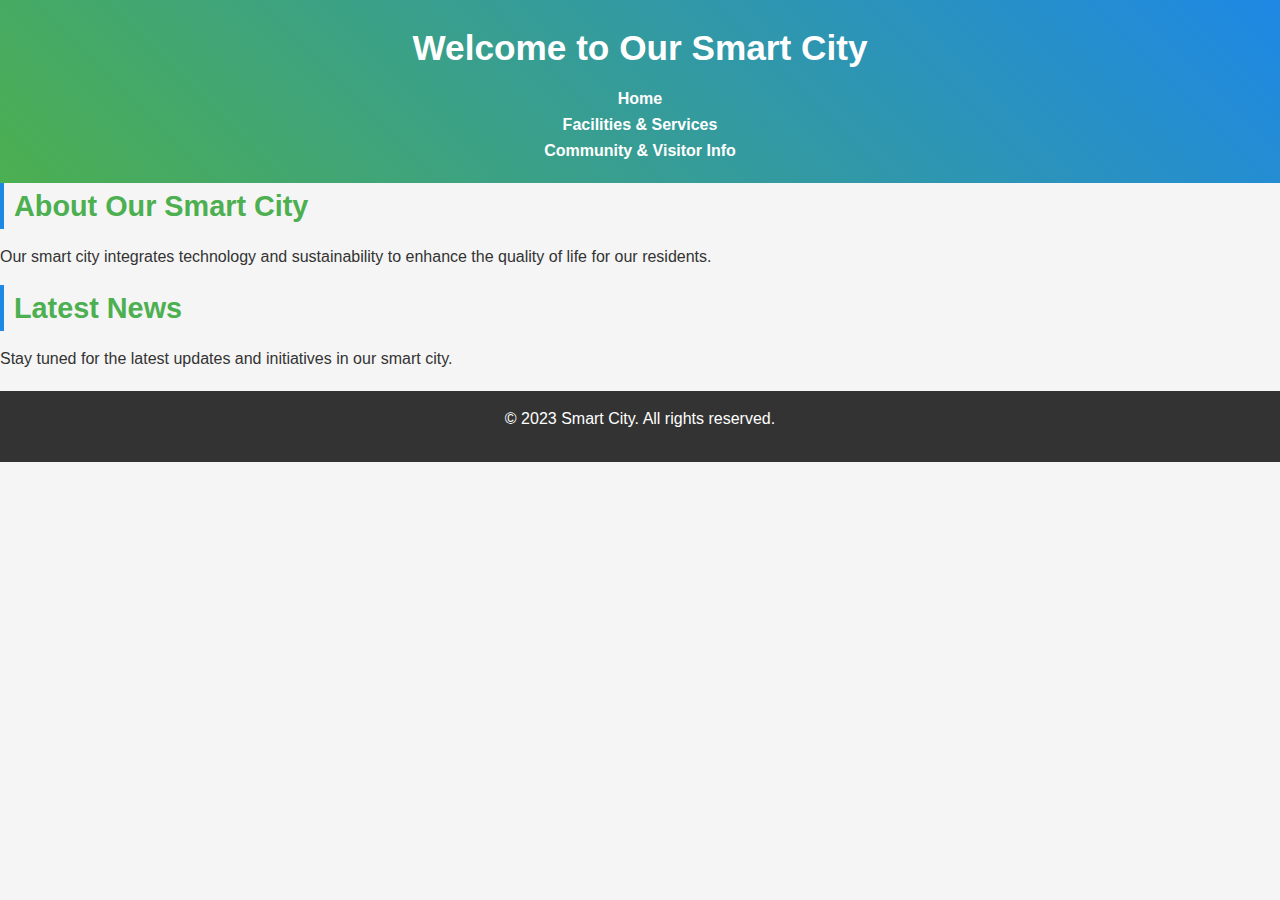
<file: index.html>
<!DOCTYPE html>
<html lang="en">
<head>
    <meta charset="UTF-8">
    <meta name="viewport" content="width=device-width, initial-scale=1.0">
    <title>Smart City - Home</title>
    <link rel="stylesheet" href="styles.css">
</head>
<body>
    <header>
        <h1>Welcome to Our Smart City</h1>
        <nav>
            <ul>
                <li><a href="index.html">Home</a></li>
                <li><a href="facilities.html">Facilities & Services</a></li>
                <li><a href="community.html">Community & Visitor Info</a></li>
            </ul>
        </nav>
    </header>
    <main>
        <section>
            <h2>About Our Smart City</h2>
            <p>Our smart city integrates technology and sustainability to enhance the quality of life for our residents.</p>
        </section>
        <section>
            <h2>Latest News</h2>
            <p>Stay tuned for the latest updates and initiatives in our smart city.</p>
        </section>
    </main>
    <footer>
        <p>&copy; 2023 Smart City. All rights reserved.</p>
    </footer>
</body>
</html>
</file>
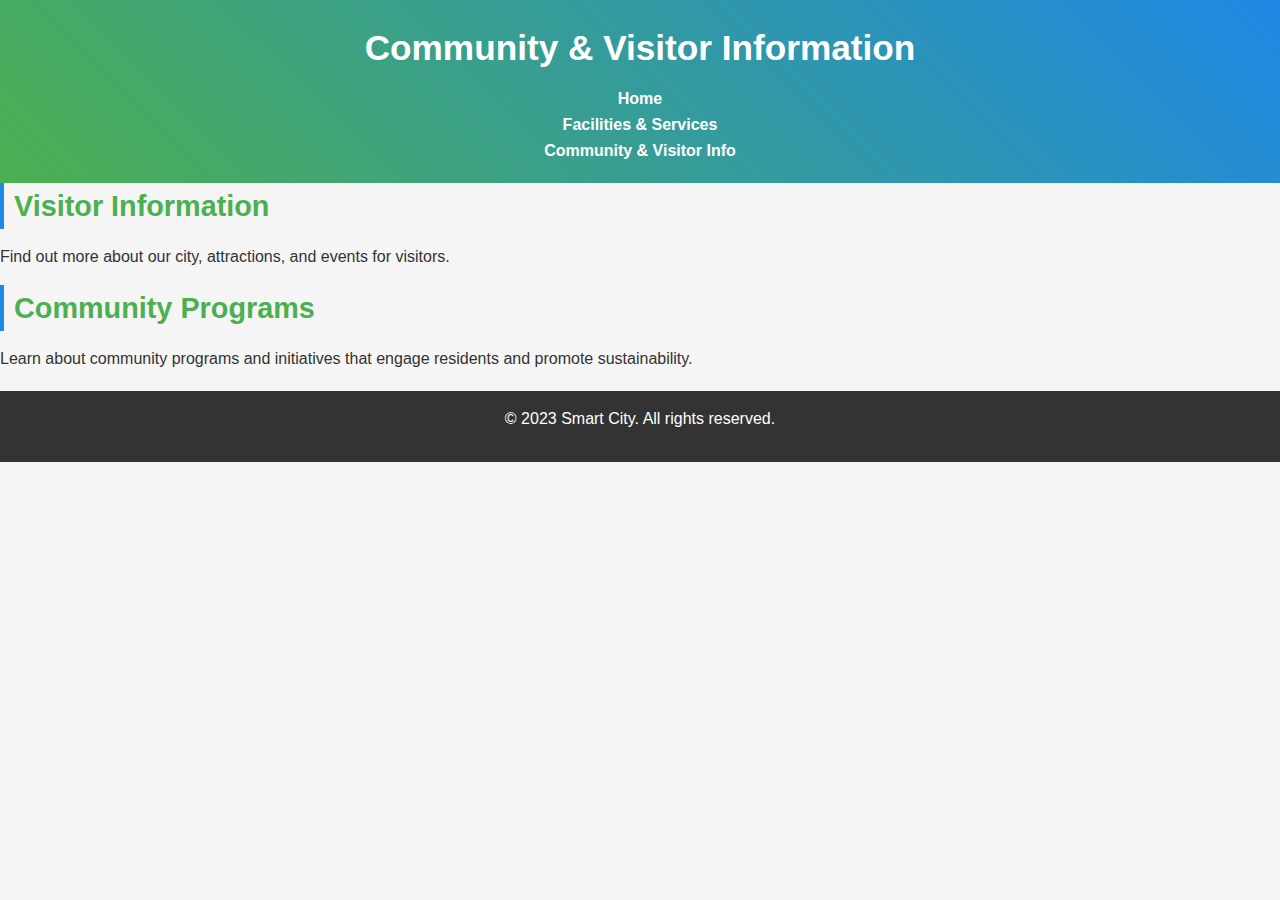
<file: community.html>
<!DOCTYPE html>
<html lang="en">
<head>
    <meta charset="UTF-8">
    <meta name="viewport" content="width=device-width, initial-scale=1.0">
    <title>Smart City - Community & Visitor Info</title>
    <link rel="stylesheet" href="styles.css">
</head>
<body>
    <header>
        <h1>Community & Visitor Information</h1>
        <nav>
            <ul>
                <li><a href="index.html">Home</a></li>
                <li><a href="facilities.html">Facilities & Services</a></li>
                <li><a href="community.html">Community & Visitor Info</a></li>
            </ul>
        </nav>
    </header>
    <main>
        <section>
            <h2>Visitor Information</h2>
            <p>Find out more about our city, attractions, and events for visitors.</p>
        </section>
        <section>
            <h2>Community Programs</h2>
            <p>Learn about community programs and initiatives that engage residents and promote sustainability.</p>
        </section>
    </main>
    <footer>
        <p>&copy; 2023 Smart City. All rights reserved.</p>
    </footer>
</body>
</html>
</file>
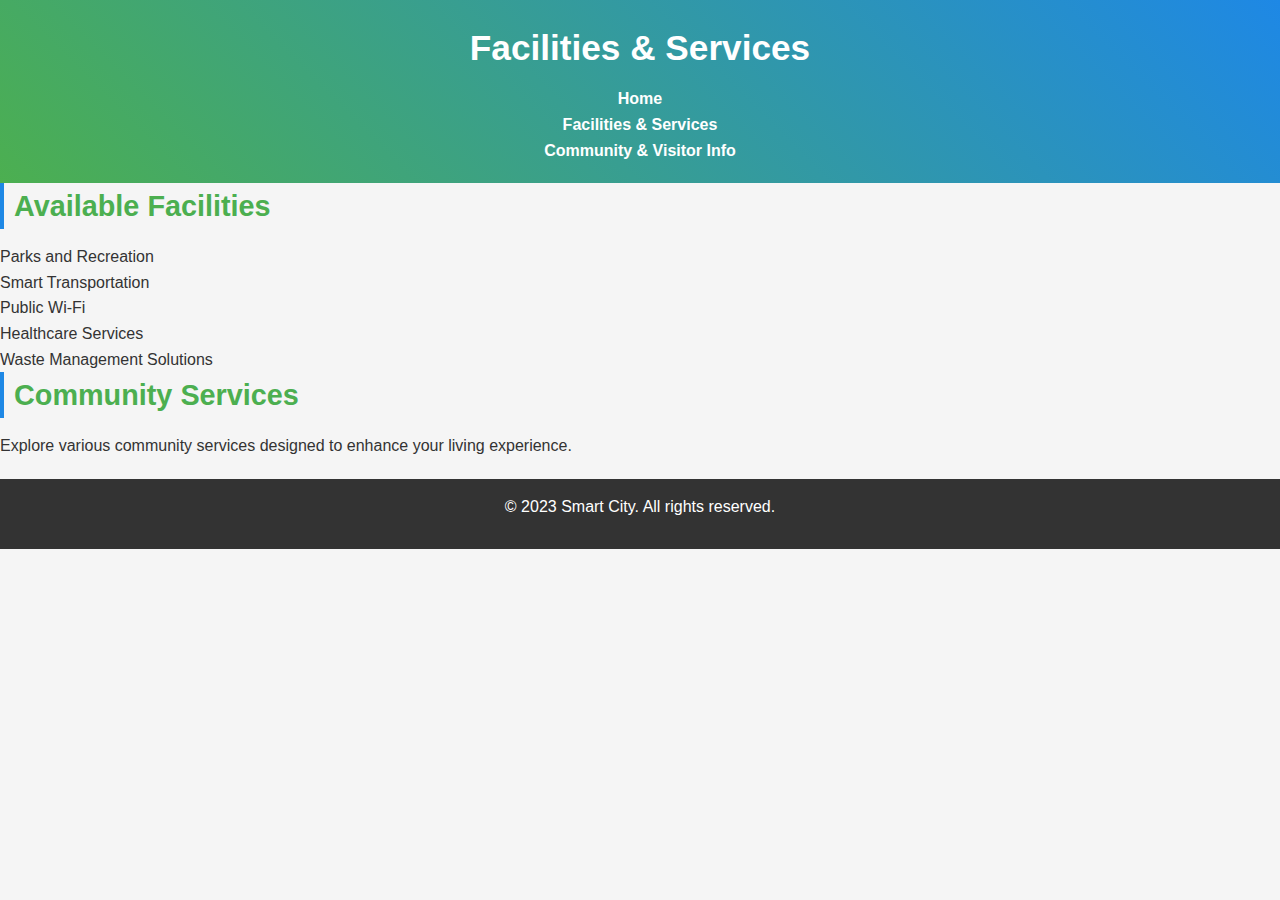
<file: facilities.html>
<!DOCTYPE html>
<html lang="en">
<head>
    <meta charset="UTF-8">
    <meta name="viewport" content="width=device-width, initial-scale=1.0">
    <title>Smart City - Facilities & Services</title>
    <link rel="stylesheet" href="styles.css">
</head>
<body>
    <header>
        <h1>Facilities & Services</h1>
        <nav>
            <ul>
                <li><a href="index.html">Home</a></li>
                <li><a href="facilities.html">Facilities & Services</a></li>
                <li><a href="community.html">Community & Visitor Info</a></li>
            </ul>
        </nav>
    </header>
    <main>
        <section>
            <h2>Available Facilities</h2>
            <ul>
                <li>Parks and Recreation</li>
                <li>Smart Transportation</li>
                <li>Public Wi-Fi</li>
                <li>Healthcare Services</li>
                <li>Waste Management Solutions</li>
            </ul>
        </section>
        <section>
            <h2>Community Services</h2>
            <p>Explore various community services designed to enhance your living experience.</p>
        </section>
    </main>
    <footer>
        <p>&copy; 2023 Smart City. All rights reserved.</p>
    </footer>
</body>
</html>
</file>
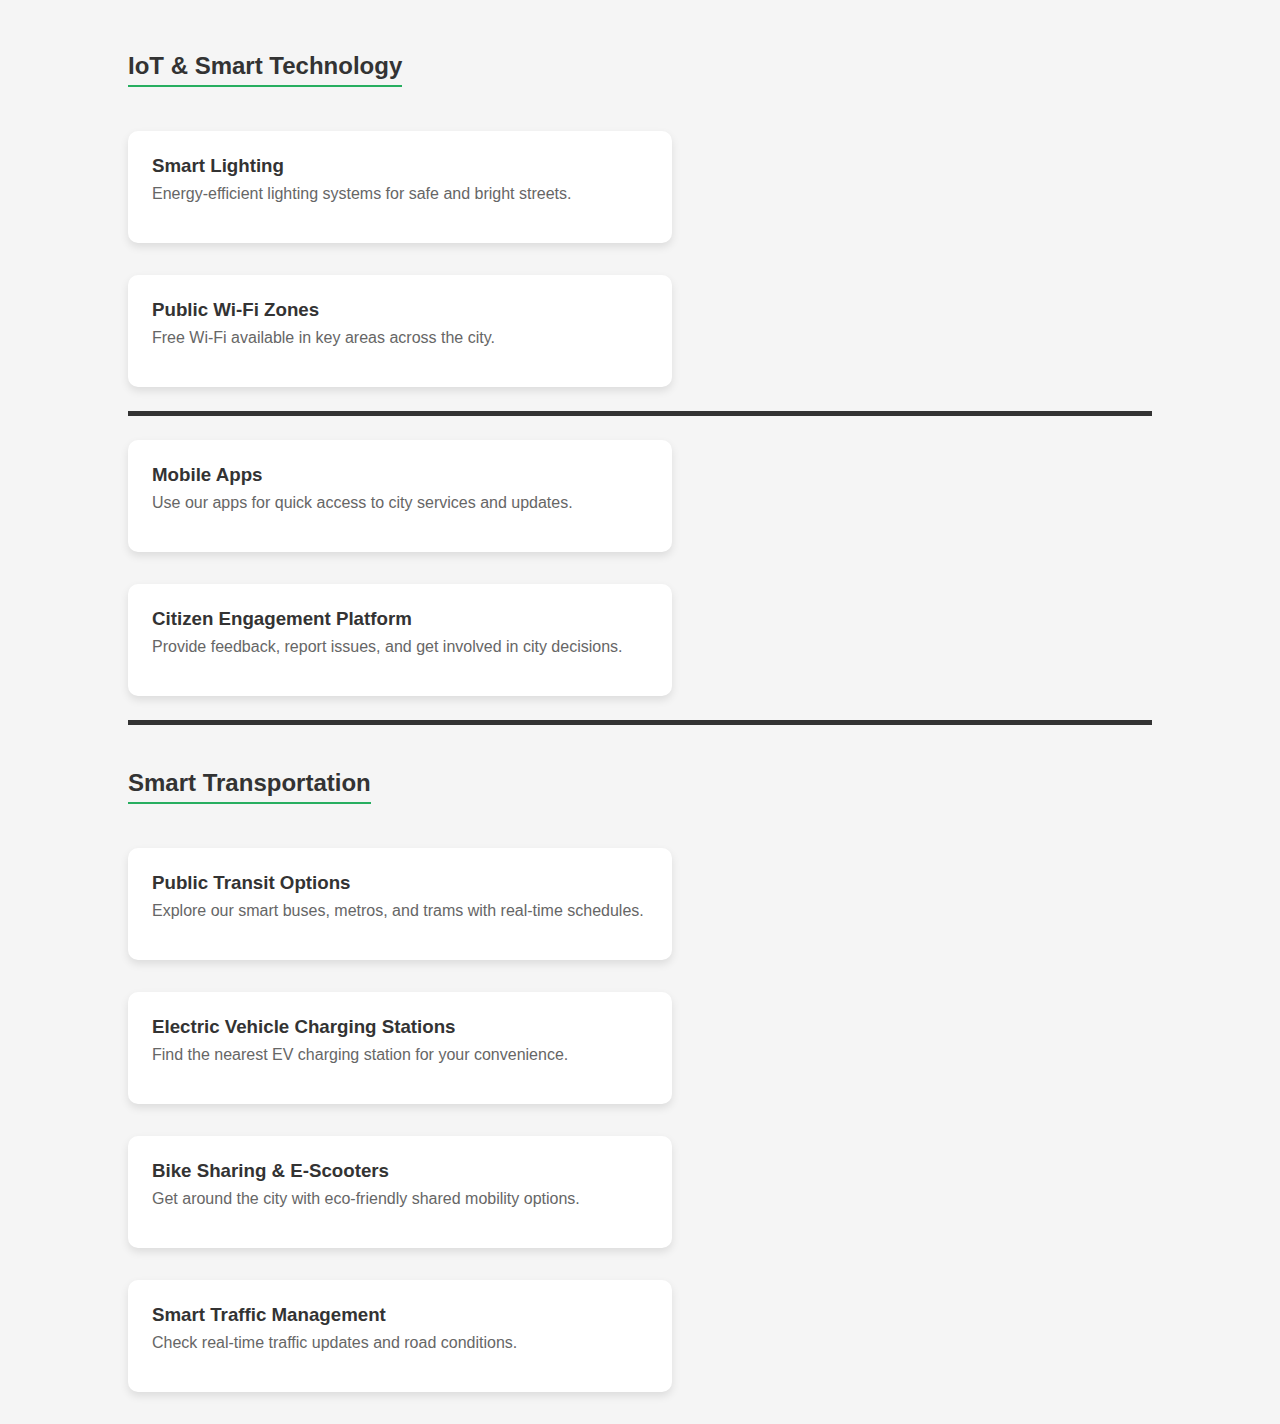
<file: home.html>
<!DOCTYPE html>
<html lang="en">
<head>
  <meta charset="UTF-8">
  <meta name="viewport" content="width=device-width, initial-scale=1.0">
  <title>IoT & Smart Technology</title>
  <style>
    body {
      font-family: Arial, sans-serif;
      background-color: #f5f5f5;
      margin: 0;
      padding: 0;
      display: flex;
      flex-direction: column;
      align-items: center;
    }
    .container {
      width: 80%;
      max-width: 1200px;
      margin: 2em 0;
    }
    h2 {
      color: #333;
      text-align: left;
      border-bottom: 2px solid #27ae60;
      display: inline-block;
      padding-bottom: 5px;
    }
    .card-wrapper {
      display: flex;
      flex-wrap: wrap;
      gap: 2em;
      margin-top: 1.5em;
    }
    .card {
      background-color: #fff;
      border-radius: 10px;
      box-shadow: 0 4px 8px rgba(0, 0, 0, 0.1);
      width: calc(50% - 1em);
      padding: 1.5em;
      transition: transform 0.3s ease;
    }
    .card:hover {
      transform: scale(1.05);
    }
    .card h3 {
      color: #333;
      margin: 0;
      font-weight: bold;
    }
    .card p {
      margin-top: 0.5em;
      color: #666;
    }
    .card a {
      text-decoration: none;
      color: inherit;
      display: block;
      height: 100%;
    }
    .divider {
      height: 5px;
      background-color: #333;
      width: 100%;
      margin: 1.5em 0;
    }
    @media (max-width: 768px) {
      .card-wrapper {
        flex-wrap: wrap;
      }
      .card {
        width: 100%;
      }
    }
  </style>
</head>
<body>
  <div class="container">
    <h2>IoT & Smart Technology</h2>
    <div class="card-wrapper">
      <div class="card">
        <a href="#">
          <h3>Smart Lighting</h3>
          <p>Energy-efficient lighting systems for safe and bright streets.</p>
        </a>
      </div>
      <div class="card">
        <a href="#">
          <h3>Public Wi-Fi Zones</h3>
          <p>Free Wi-Fi available in key areas across the city.</p>
        </a>
      </div>
    </div>
    <div class="divider"></div>
    <div class="card-wrapper">
      <div class="card">
        <a href="#">
          <h3>Mobile Apps</h3>
          <p>Use our apps for quick access to city services and updates.</p>
        </a>
      </div>
      <div class="card">
        <a href="#">
          <h3>Citizen Engagement Platform</h3>
          <p>Provide feedback, report issues, and get involved in city decisions.</p>
        </a>
      </div>
    </div>
    <div class="divider"></div>
    <h2>Smart Transportation</h2>
    <div class="card-wrapper">
      <div class="card">
        <a href="#">
          <h3>Public Transit Options</h3>
          <p>Explore our smart buses, metros, and trams with real-time schedules.</p>
        </a>
      </div>
      <div class="card">
        <a href="#">
          <h3>Electric Vehicle Charging Stations</h3>
          <p>Find the nearest EV charging station for your convenience.</p>
        </a>
      </div>
      <div class="card">
        <a href="#">
          <h3>Bike Sharing & E-Scooters</h3>
          <p>Get around the city with eco-friendly shared mobility options.</p>
        </a>
      </div>
      <div class="card">
        <a href="#">
          <h3>Smart Traffic Management</h3>
          <p>Check real-time traffic updates and road conditions.</p>
        </a>
      </div>
    </div>
  </div>
</body>
</html>
</file>
<file: styles.css>
/* Global Styling */
* {
    margin: 0;
    padding: 0;
    box-sizing: border-box;
}

body {
    font-family: 'Helvetica Neue', Arial, sans-serif;
    color: #333;
    line-height: 1.6;
    background-color: #f5f5f5;
}

/* Header Styling */
header {
    background: linear-gradient(45deg, #4CAF50, #1E88E5);
    color: #fff;
    padding: 20px 0;
    text-align: center;
}

header h1 {
    font-size: 2.2rem;
    margin-bottom: 10px;
}

nav {
    margin-top: 10px;
}

nav a {
    color: #fff;
    margin: 0 12px;
    text-decoration: none;
    font-weight: bold;
    transition: color 0.3s ease;
}

nav a:hover {
    color: #FFC107;
}

/* Container */
.container {
    max-width: 1200px;
    margin: 20px auto;
    padding: 20px;
    background-color: #ffffff;
    border-radius: 8px;
    box-shadow: 0 4px 8px rgba(0, 0, 0, 0.1);
}

/* Section Titles */
h2 {
    font-size: 1.8rem;
    color: #4CAF50;
    margin-bottom: 15px;
    border-left: 4px solid #1E88E5;
    padding-left: 10px;
}

h3 {
    font-size: 1.4rem;
    color: #333;
    margin-bottom: 8px;
}

p {
    font-size: 1rem;
    margin-bottom: 15px;
}

/* Grid Layout */
.grid {
    display: grid;
    grid-template-columns: repeat(auto-fit, minmax(250px, 1fr));
    gap: 20px;
}

.full-width {
    grid-column: span 2;
}

/* Link Styling */
a {
    color: #1E88E5;
    text-decoration: none;
}

a:hover {
    text-decoration: underline;
}

/* Footer Styling */
footer {
    background-color: #333;
    color: #fff;
    text-align: center;
    padding: 15px 0;
    font-size: 0.9rem;
    margin-top: 20px;
}

/* Hover Effects for Grid Items */
.grid div {
    padding: 15px;
    border: 1px solid #ddd;
    border-radius: 5px;
    transition: box-shadow 0.3s ease, transform 0.3s ease;
    background-color: #fafafa;
}

.grid div:hover {
    box-shadow: 0 8px 16px rgba(0, 0, 0, 0.2);
    transform: translateY(-5px);
}

/* Media Queries */
@media (max-width: 768px) {
    header h1 {
        font-size: 1.8rem;
    }

    nav {
        font-size: 0.9rem;
    }

    h2 {
        font-size: 1.6rem;
    }

    h3 {
        font-size: 1.2rem;
    }
}
</file>
